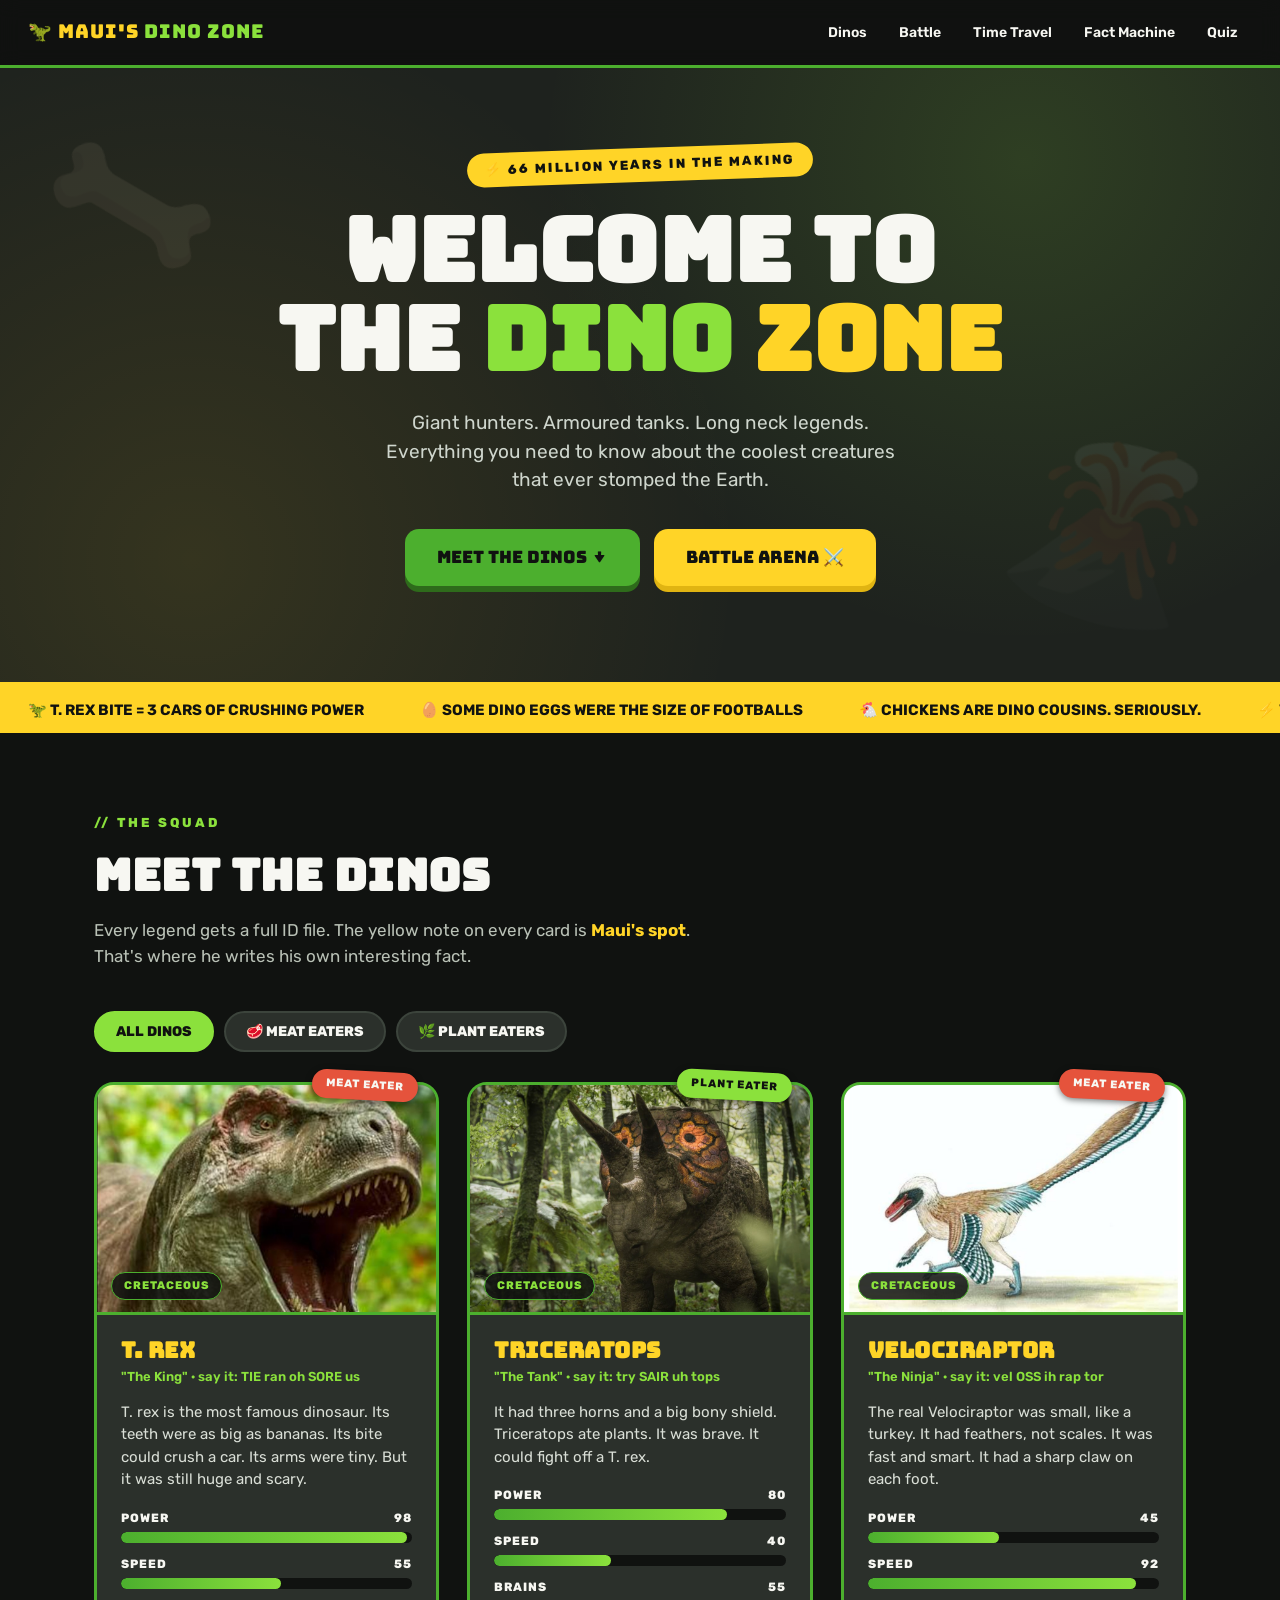
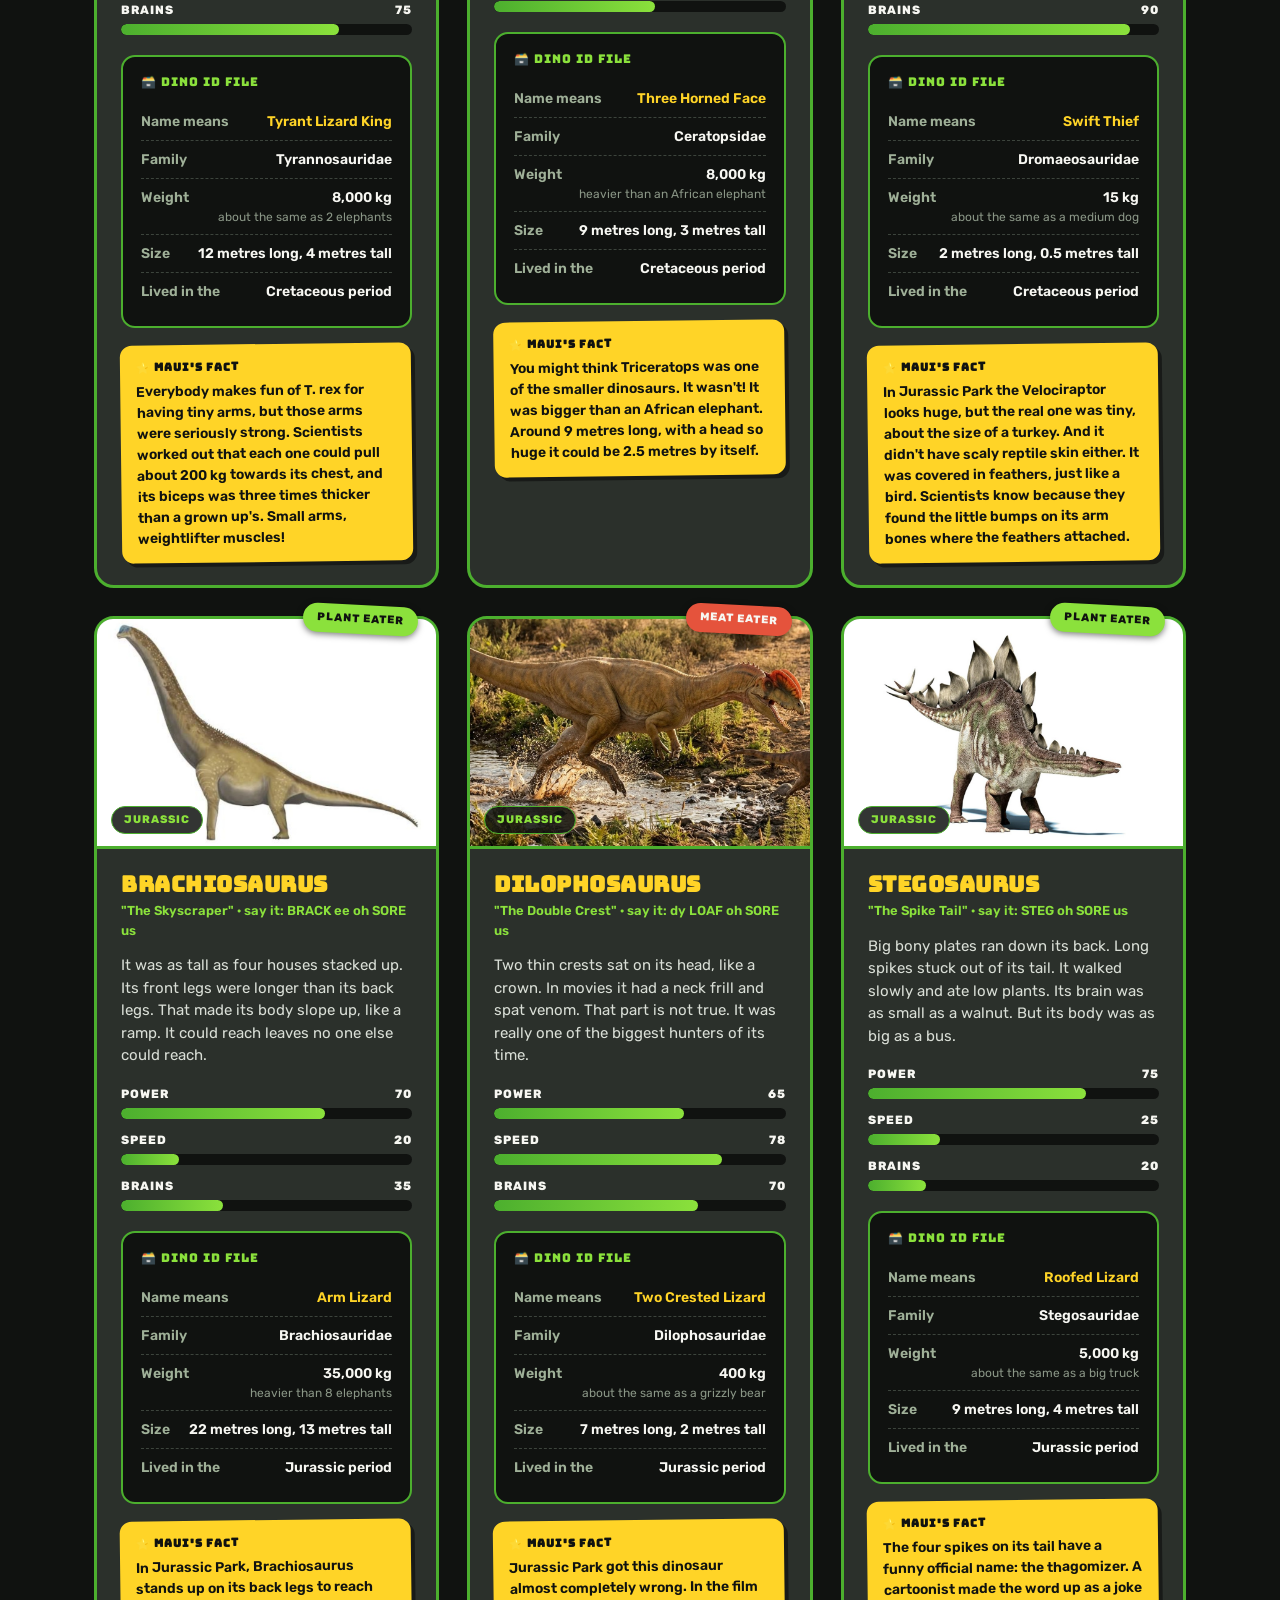
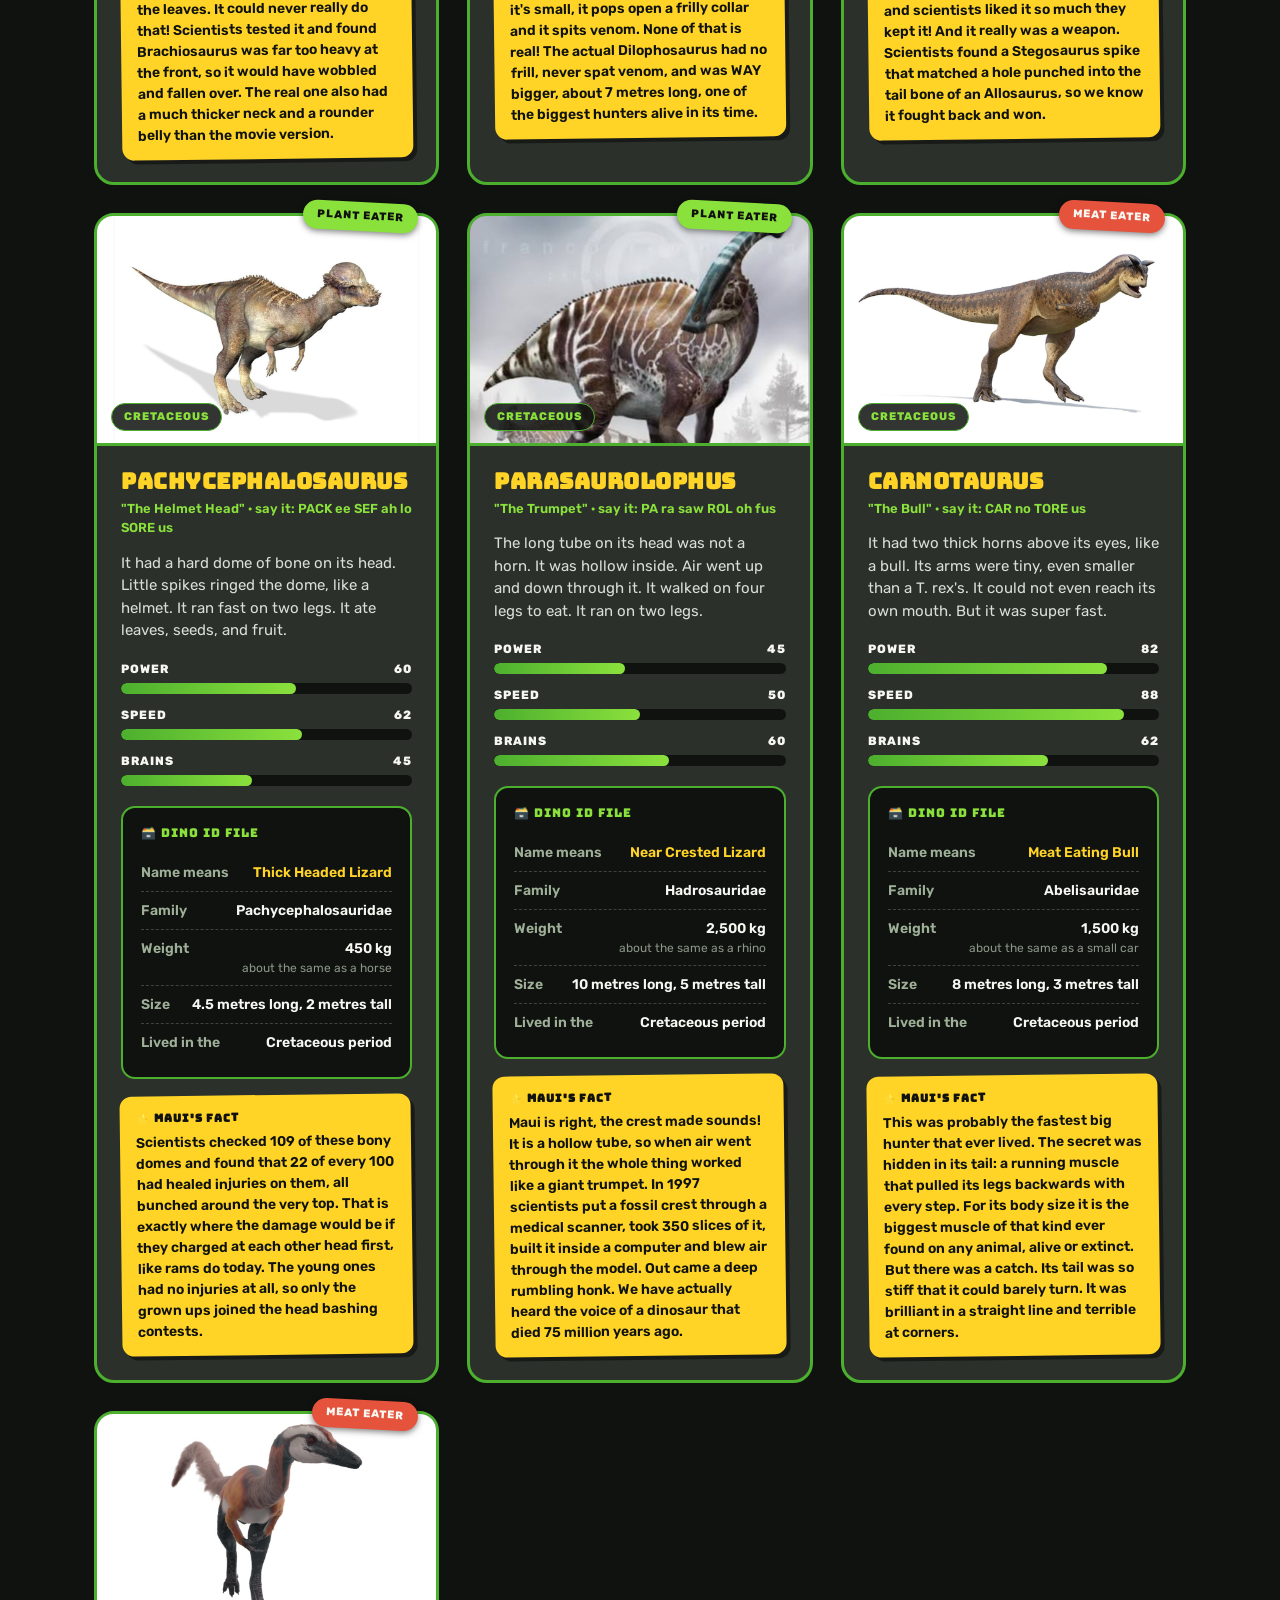
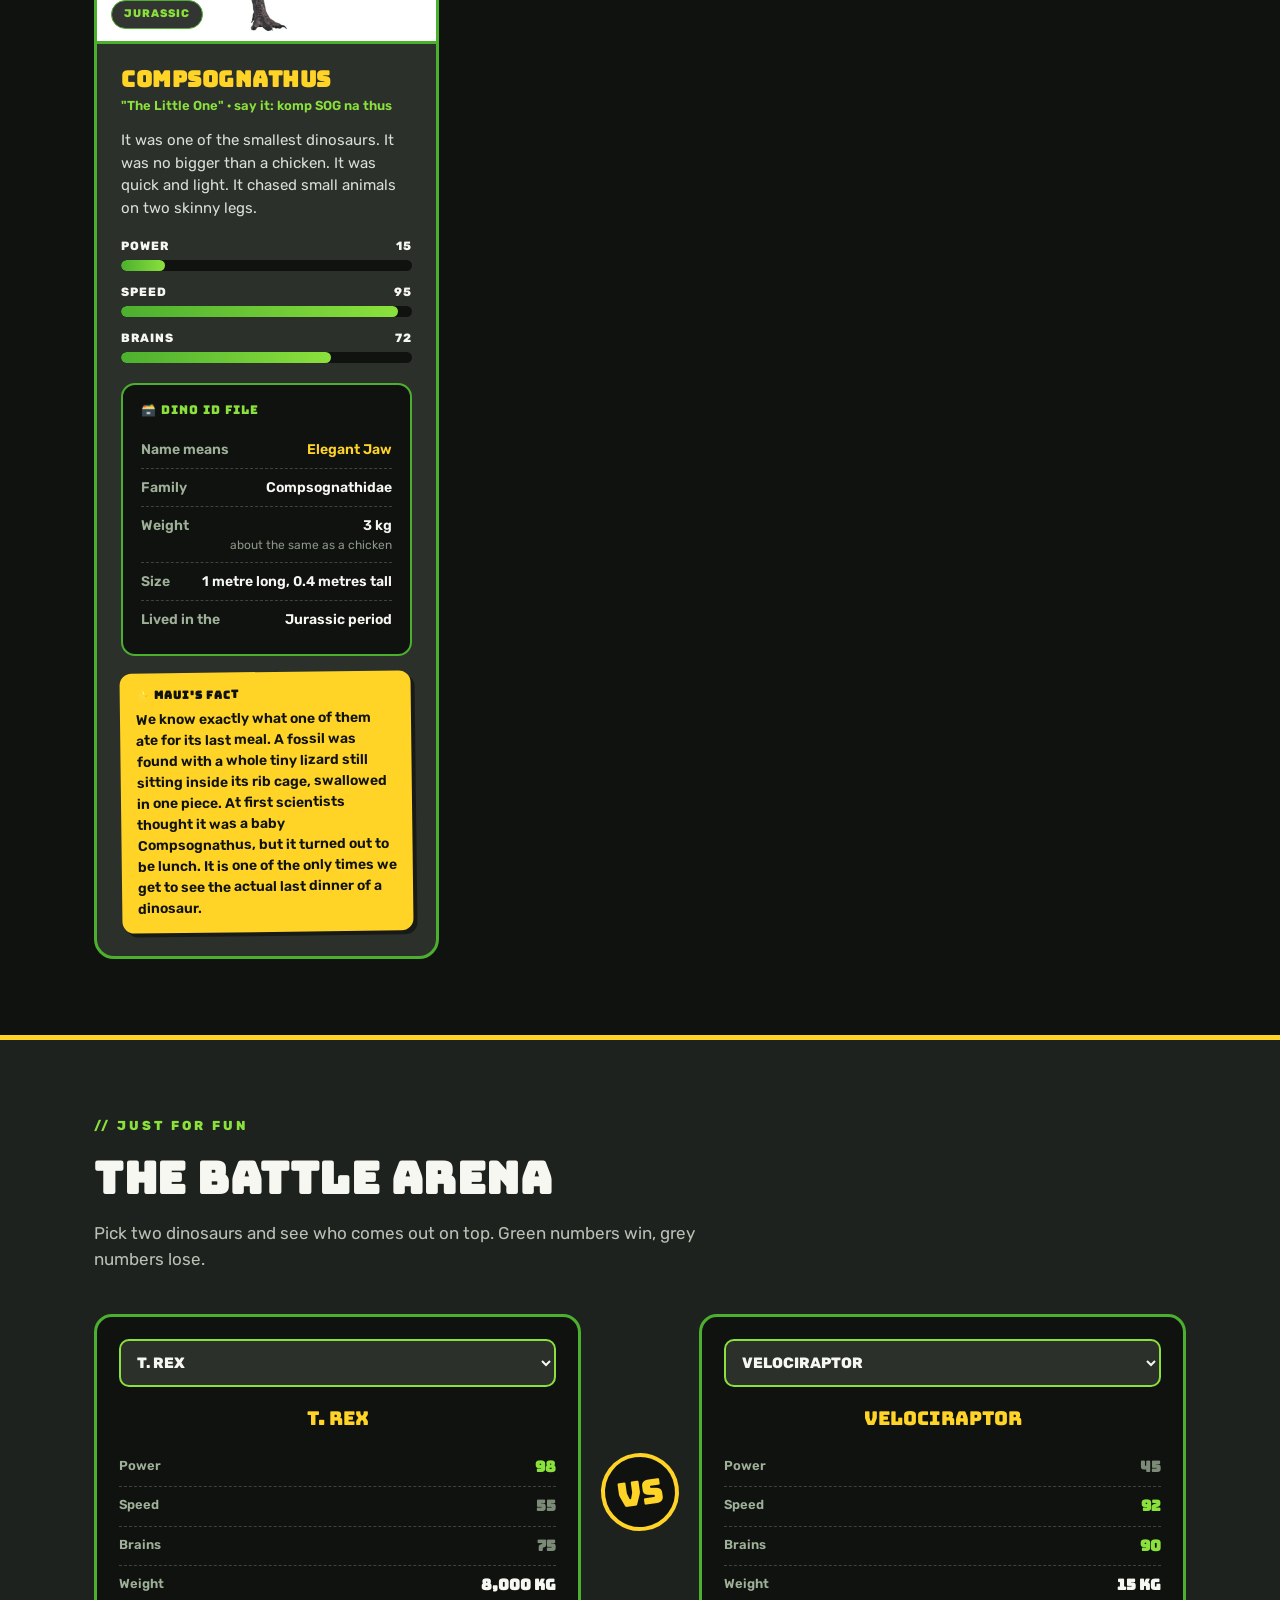
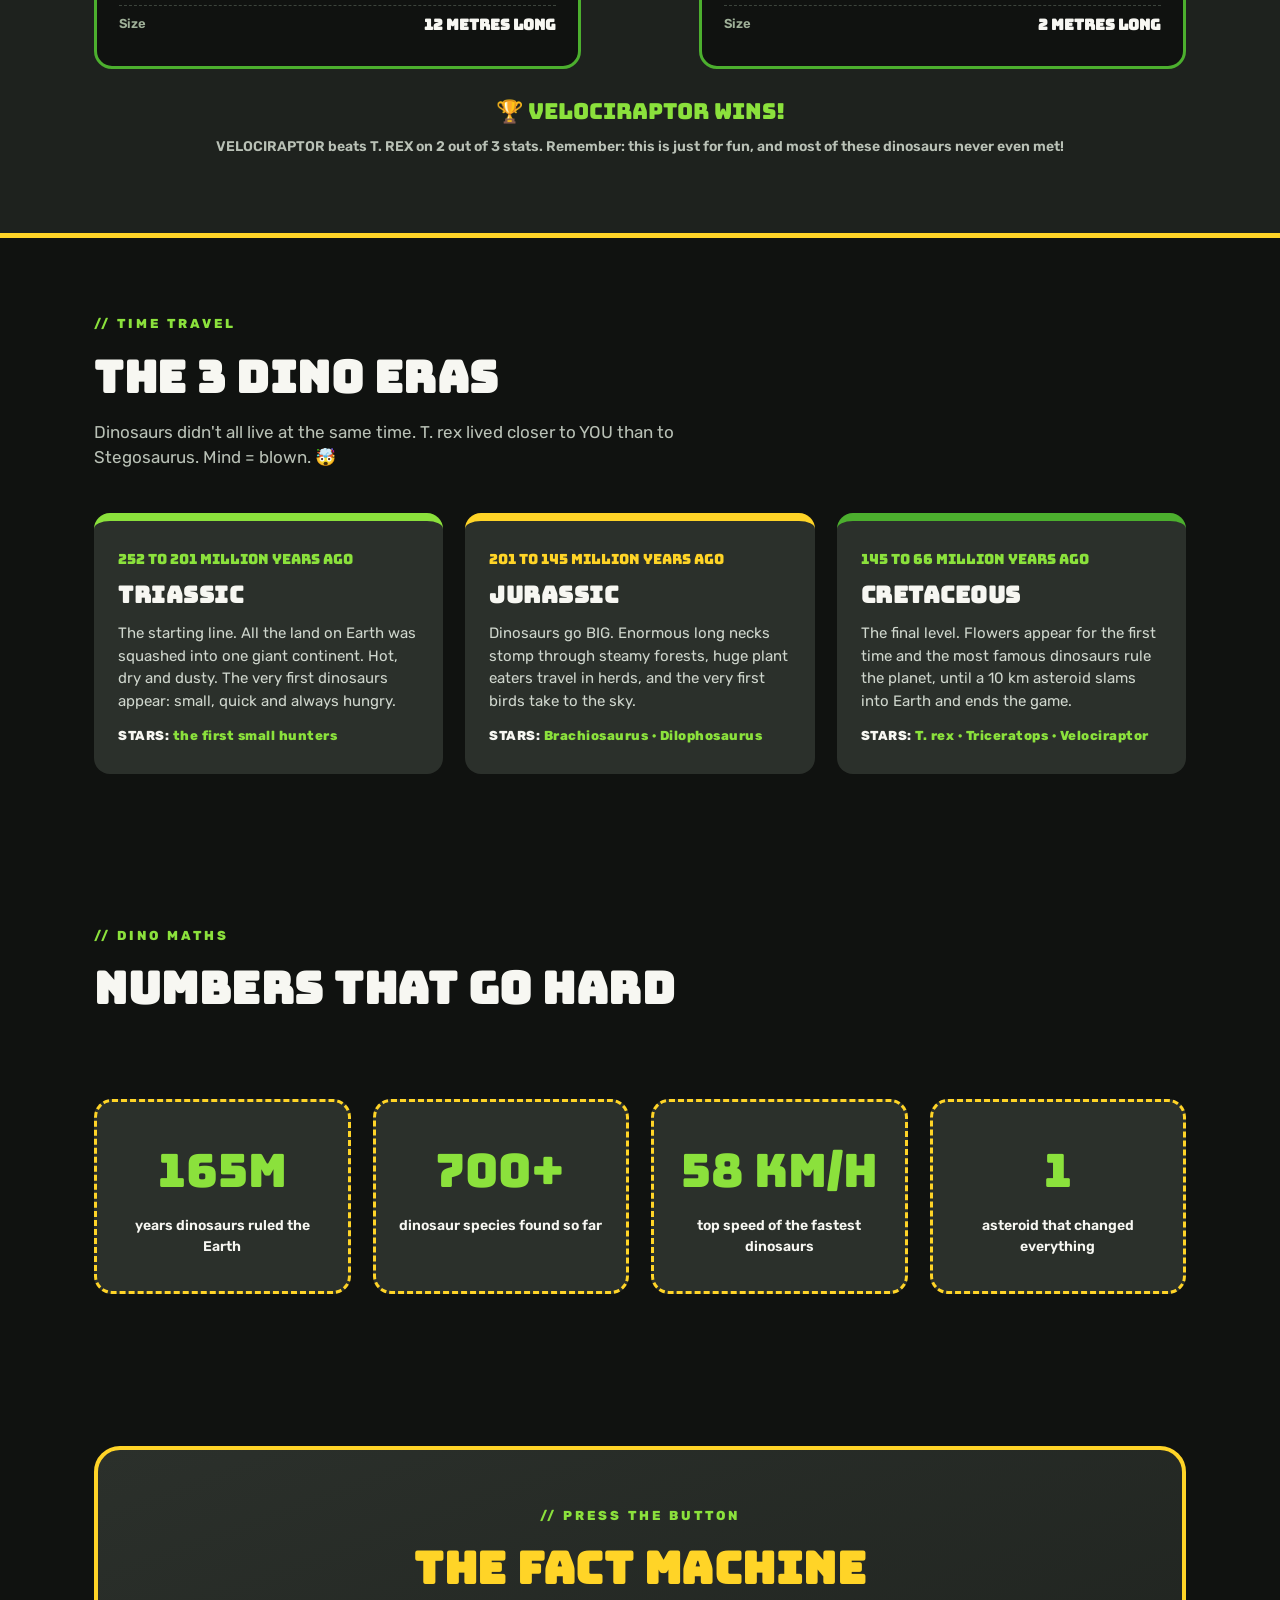
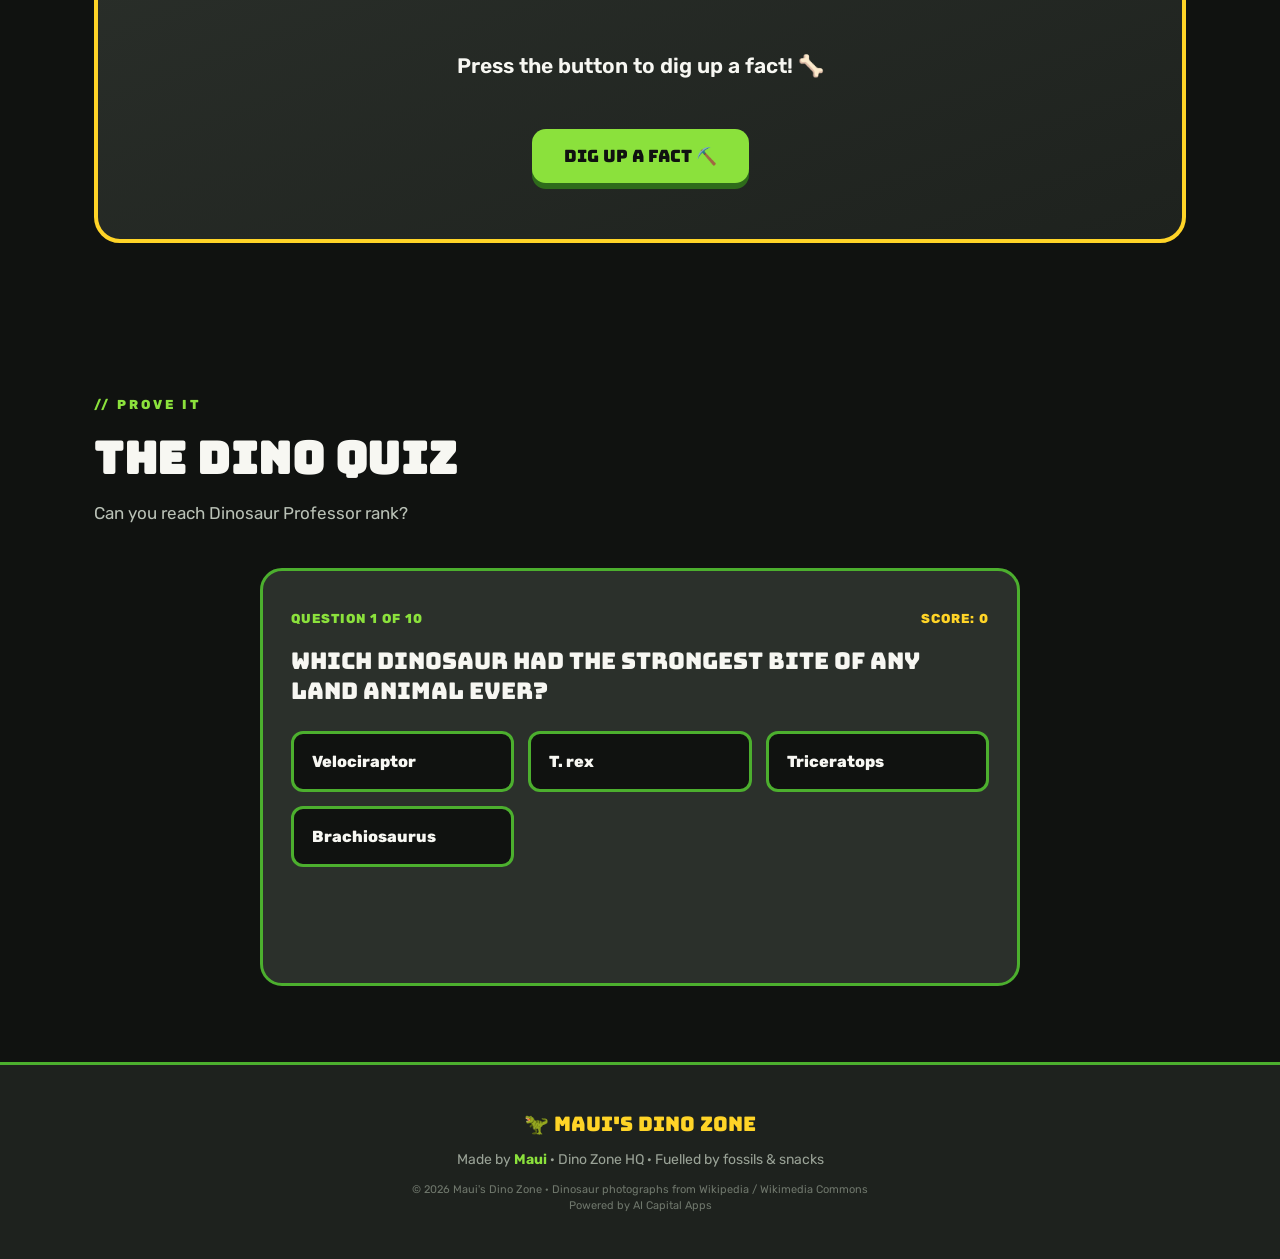
<file: index.html>
<!DOCTYPE html>
<html lang="en">
<head>
<meta charset="UTF-8">
<meta name="viewport" content="width=device-width, initial-scale=1.0">
<title>Maui's Dino Zone · Everything About Dinosaurs</title>
<meta name="description" content="Maui's Dino Zone: dinosaur facts, power stats, ID files, a battle arena and a quiz. Built for dinosaur fans.">
<meta name="theme-color" content="#101210">

<!-- Social sharing preview (WhatsApp, iMessage, Slack, X, Facebook) -->
<meta property="og:type" content="website">
<meta property="og:site_name" content="Maui's Dino Zone">
<meta property="og:url" content="https://mauidinozone.aicapitalapps.com/">
<meta property="og:title" content="Maui's Dino Zone · For Dinosaur Fans">
<meta property="og:description" content="Legendary dinosaurs with real pictures, power stats and full ID files. Plus a battle arena, a fact machine and a quiz. Built by Maui.">
<meta property="og:image" content="https://mauidinozone.aicapitalapps.com/social-card.jpg">
<meta property="og:image:secure_url" content="https://mauidinozone.aicapitalapps.com/social-card.jpg">
<meta property="og:image:type" content="image/jpeg">
<meta property="og:image:width" content="1200">
<meta property="og:image:height" content="630">
<meta property="og:image:alt" content="Maui's Dino Zone">
<meta property="og:locale" content="en_US">
<meta name="twitter:card" content="summary_large_image">
<meta name="twitter:title" content="Maui's Dino Zone · For Dinosaur Fans">
<meta name="twitter:description" content="Legendary dinosaurs with real pictures, power stats and full ID files. Plus a battle arena, a fact machine and a quiz.">
<meta name="twitter:image" content="https://mauidinozone.aicapitalapps.com/social-card.jpg">

<link rel="icon" href="data:image/svg+xml,<svg xmlns='http://www.w3.org/2000/svg' viewBox='0 0 100 100'><text y='.9em' font-size='90'>🦖</text></svg>">
<link rel="preconnect" href="https://fonts.googleapis.com">
<link rel="preconnect" href="https://fonts.gstatic.com" crossorigin>
<link href="https://fonts.googleapis.com/css2?family=Bungee&family=Rubik:wght@400;600;800&display=swap" rel="stylesheet">
<link rel="stylesheet" href="style.css">
</head>
<body>

<a class="skip" href="#dinos">Skip to the dinosaurs</a>

<!-- ══════════ NAVIGATION ══════════ -->
<nav>
  <div class="logo">🦖 MAUI'S <span>DINO ZONE</span></div>
  <div class="navlinks">
    <a href="#dinos">Dinos</a>
    <a href="#arena">Battle</a>
    <a href="#eras">Time Travel</a>
    <a href="#facts">Fact Machine</a>
    <a href="#quiz">Quiz</a>
  </div>
</nav>

<!-- ══════════ HERO ══════════ -->
<header class="hero">
  <div class="deco d1">🦴</div>
  <div class="deco d2">🌋</div>
  <div class="badge">⚡ 66 MILLION YEARS IN THE MAKING</div>
  <h1>WELCOME TO<br>THE <span class="g">DINO</span> <span class="y">ZONE</span></h1>
  <p class="lead">Giant hunters. Armoured tanks. Long neck legends. Everything you need to know about the coolest creatures that ever stomped the Earth.</p>
  <div class="hero-buttons">
    <a class="btn btn-green" href="#dinos">MEET THE DINOS ↓</a>
    <a class="btn btn-yellow" href="#arena">BATTLE ARENA ⚔️</a>
  </div>
</header>

<!-- ══════════ TICKER ══════════ -->
<div class="ticker" aria-hidden="true"><div class="ticker-inner">
  <b>🦖 T. REX BITE = 3 CARS OF CRUSHING POWER</b><b>🥚 SOME DINO EGGS WERE THE SIZE OF FOOTBALLS</b><b>🐔 CHICKENS ARE DINO COUSINS. SERIOUSLY.</b><b>⚡ VELOCIRAPTORS HAD FEATHERS</b><b>🌋 DINOS RULED FOR 165 MILLION YEARS</b>
  <b>🦖 T. REX BITE = 3 CARS OF CRUSHING POWER</b><b>🥚 SOME DINO EGGS WERE THE SIZE OF FOOTBALLS</b><b>🐔 CHICKENS ARE DINO COUSINS. SERIOUSLY.</b><b>⚡ VELOCIRAPTORS HAD FEATHERS</b><b>🌋 DINOS RULED FOR 165 MILLION YEARS</b>
</div></div>

<!-- ══════════ THE DINOSAURS ══════════ -->
<section id="dinos">
  <div class="kicker">// The Squad</div>
  <h2>MEET THE DINOS</h2>
  <p class="sub">Every legend gets a full ID file. The yellow note on every card is <b>Maui's spot</b>. That's where he writes his own interesting fact.</p>

  <div class="filters">
    <button class="active" data-filter="all">ALL DINOS</button>
    <button data-filter="meat">🥩 MEAT EATERS</button>
    <button data-filter="plant">🌿 PLANT EATERS</button>
  </div>

  <div class="grid" id="dino-grid"><!-- built by app.js from dinos.js --></div>
</section>

<!-- ══════════ BATTLE ARENA ══════════ -->
<div class="arena-wrap"><section id="arena">
  <div class="kicker">// Just For Fun</div>
  <h2>THE BATTLE ARENA</h2>
  <p class="sub">Pick two dinosaurs and see who comes out on top. Green numbers win, grey numbers lose.</p>

  <div class="arena">
    <div class="fighter">
      <select id="fighter-a" aria-label="Choose the first dinosaur"></select>
      <div class="fname" id="name-a"></div>
      <div class="fstats" id="stats-a"></div>
    </div>

    <div class="vs">VS</div>

    <div class="fighter">
      <select id="fighter-b" aria-label="Choose the second dinosaur"></select>
      <div class="fname" id="name-b"></div>
      <div class="fstats" id="stats-b"></div>
    </div>
  </div>

  <div class="verdict" id="verdict"></div>
</section></div>

<!-- ══════════ THE ERAS ══════════ -->
<section id="eras">
  <div class="kicker">// Time Travel</div>
  <h2>THE 3 DINO ERAS</h2>
  <p class="sub">Dinosaurs didn't all live at the same time. T. rex lived closer to YOU than to Stegosaurus. Mind = blown. 🤯</p>

  <div class="timeline">
    <div class="era reveal">
      <div class="when">252 TO 201 MILLION YEARS AGO</div>
      <h3>TRIASSIC</h3>
      <p>The starting line. All the land on Earth was squashed into one giant continent. Hot, dry and dusty. The very first dinosaurs appear: small, quick and always hungry.</p>
      <div class="who">STARS: <span>the first small hunters</span></div>
    </div>
    <div class="era reveal">
      <div class="when">201 TO 145 MILLION YEARS AGO</div>
      <h3>JURASSIC</h3>
      <p>Dinosaurs go BIG. Enormous long necks stomp through steamy forests, huge plant eaters travel in herds, and the very first birds take to the sky.</p>
      <div class="who">STARS: <span>Brachiosaurus · Dilophosaurus</span></div>
    </div>
    <div class="era reveal">
      <div class="when">145 TO 66 MILLION YEARS AGO</div>
      <h3>CRETACEOUS</h3>
      <p>The final level. Flowers appear for the first time and the most famous dinosaurs rule the planet, until a 10 km asteroid slams into Earth and ends the game.</p>
      <div class="who">STARS: <span>T. rex · Triceratops · Velociraptor</span></div>
    </div>
  </div>
</section>

<!-- ══════════ BIG NUMBERS ══════════ -->
<section>
  <div class="kicker">// Dino Maths</div>
  <h2>NUMBERS THAT GO HARD</h2>
  <p class="sub">&nbsp;</p>
  <div class="bignums">
    <div class="num reveal"><div class="n">165M</div><div class="d">years dinosaurs ruled the Earth</div></div>
    <div class="num reveal"><div class="n">700+</div><div class="d">dinosaur species found so far</div></div>
    <div class="num reveal"><div class="n">58 KM/H</div><div class="d">top speed of the fastest dinosaurs</div></div>
    <div class="num reveal"><div class="n">1</div><div class="d">asteroid that changed everything</div></div>
  </div>
</section>

<!-- ══════════ FACT MACHINE ══════════ -->
<section id="facts">
  <div class="machine reveal">
    <div class="kicker">// Press The Button</div>
    <h2>THE FACT MACHINE</h2>
    <div id="fact">Press the button to dig up a fact! 🦴</div>
    <button class="btn btn-lime" onclick="newFact()">DIG UP A FACT ⛏️</button>
  </div>
</section>

<!-- ══════════ QUIZ ══════════ -->
<section id="quiz">
  <div class="kicker">// Prove It</div>
  <h2>THE DINO QUIZ</h2>
  <p class="sub">Can you reach Dinosaur Professor rank?</p>
  <div class="quiz-box" id="quiz-box"><!-- built by app.js --></div>
</section>

<!-- ══════════ FOOTER ══════════ -->
<footer>
  <div class="fbig">🦖 MAUI'S DINO ZONE</div>
  <div>Made by <b>Maui</b> · Dino Zone HQ · Fuelled by fossils &amp; snacks</div>
  <div class="credit">
    &copy; <span id="year">2026</span> Maui's Dino Zone · Dinosaur photographs from Wikipedia / Wikimedia Commons<br>
    Powered by AI Capital Apps
  </div>
</footer>

<script src="dinos.js"></script>
<script src="app.js"></script>
</body>
</html>
</file>
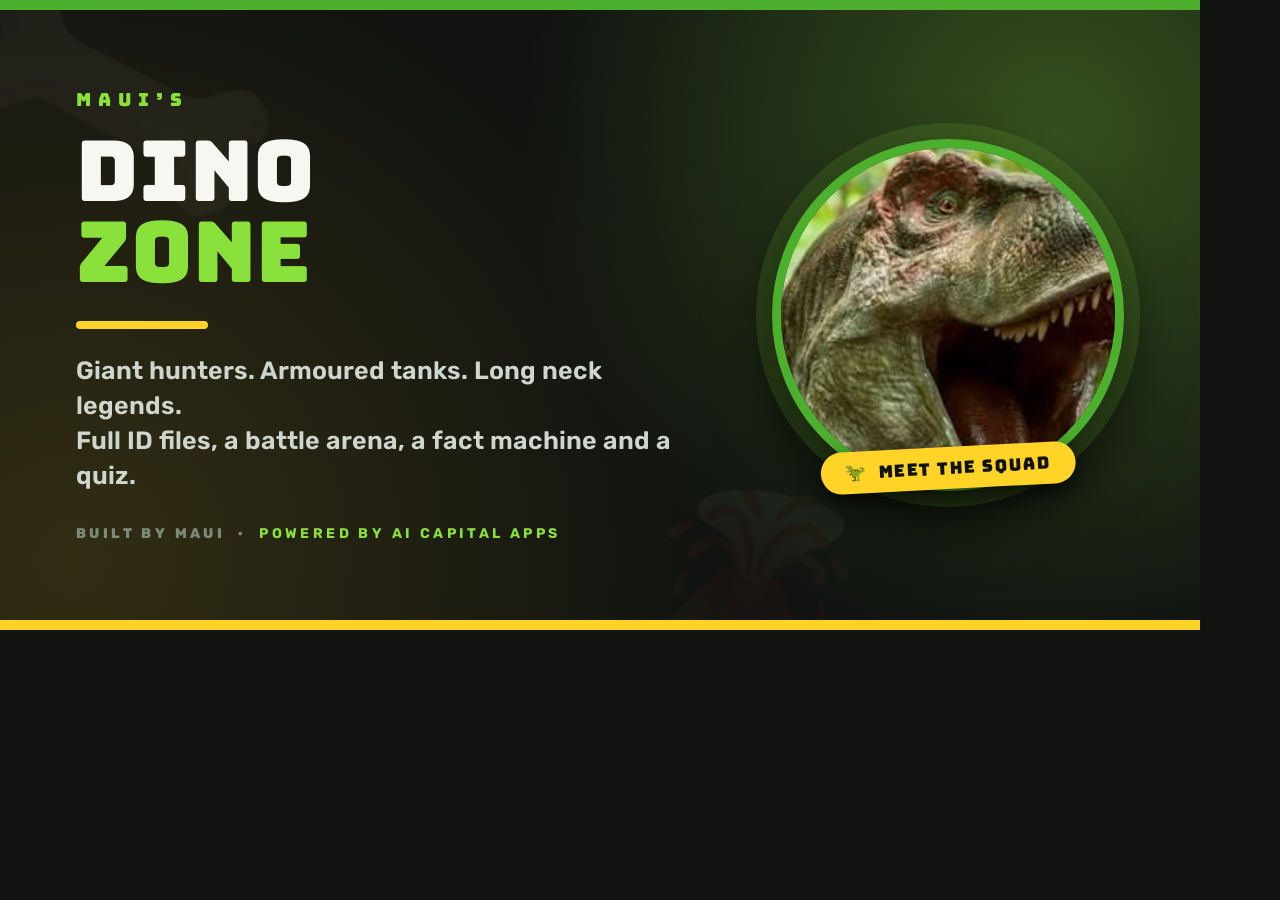
<file: social-card.html>
<!DOCTYPE html>
<html lang="en"><head><meta charset="UTF-8">
<title>Social card</title>
<link rel="preconnect" href="https://fonts.googleapis.com">
<link rel="preconnect" href="https://fonts.gstatic.com" crossorigin>
<link href="https://fonts.googleapis.com/css2?family=Bungee&family=Rubik:wght@400;600;800&display=swap" rel="stylesheet">
<style>
*{margin:0;padding:0;box-sizing:border-box}
html,body{background:#101210;overflow:hidden}
.card{position:relative;width:1200px;height:630px;overflow:hidden;
 background:radial-gradient(circle at 88% 20%,rgba(139,225,60,.30),transparent 46%),
            radial-gradient(circle at 6% 90%,rgba(255,212,39,.14),transparent 52%),#101210;
 padding:70px 76px;display:flex;align-items:center;justify-content:space-between;
 border-top:10px solid #4CAF2E;border-bottom:10px solid #FFD427;
 font-family:'Rubik',Arial,sans-serif}
.left{max-width:620px;position:relative;z-index:3}
.kick{font-family:'Bungee',Impact,sans-serif;font-size:18px;letter-spacing:7px;color:#8BE13C;margin-bottom:20px}
h1{font-family:'Bungee',Impact,sans-serif;font-weight:400;font-size:84px;line-height:.96;color:#F7F7F2}
h1 .g{color:#8BE13C}
.rule{width:132px;height:8px;background:#FFD427;margin:28px 0 24px;border-radius:99px}
p{font-size:25px;line-height:1.4;color:#CFD6CD;font-weight:600}
.foot{margin-top:32px;font-size:14px;letter-spacing:3.4px;color:#7C8A78;font-weight:800}
.foot b{color:#8BE13C}
.emblem{position:relative;width:352px;height:352px;flex-shrink:0;z-index:3}
.ring{position:absolute;inset:0;border-radius:50%;border:9px solid #4CAF2E;overflow:hidden;
 box-shadow:0 0 0 16px rgba(139,225,60,.12),0 28px 64px rgba(0,0,0,.75)}
.ring img{width:100%;height:100%;object-fit:cover;display:block}
.chip{position:absolute;bottom:2px;left:50%;transform:translateX(-50%) rotate(-3deg);
 background:#FFD427;color:#101210;font-family:'Bungee',Impact,sans-serif;font-size:17px;letter-spacing:1.5px;
 padding:10px 24px;border-radius:99px;white-space:nowrap;box-shadow:0 8px 22px rgba(0,0,0,.65)}
.deco{position:absolute;font-size:250px;opacity:.045;z-index:1;user-select:none}
.d1{left:-40px;top:-60px;transform:rotate(-18deg)}
.d2{right:330px;bottom:-90px;transform:rotate(14deg);font-size:200px}
</style></head><body>
<div class="card">
  <div class="deco d1">&#129460;</div>
  <div class="deco d2">&#127755;</div>
  <div class="left">
    <div class="kick">MAUI&#8217;S</div>
    <h1>DINO<br><span class="g">ZONE</span></h1>
    <div class="rule"></div>
    <p>Giant hunters. Armoured tanks. Long neck legends.<br>Full ID files, a battle arena, a fact machine and a quiz.</p>
    <div class="foot">BUILT BY MAUI &nbsp;&middot;&nbsp; <b>POWERED BY AI CAPITAL APPS</b></div>
  </div>
  <div class="emblem">
    <div class="ring"><img src="trex.jpg" alt=""></div>
    <div class="chip">&#129430;&nbsp; MEET THE SQUAD</div>
  </div>
</div></body></html>
</file>
<file: style.css>
/* ==========================================================================
   MAUI'S DINO ZONE · STYLESHEET
   Colours: green · yellow · black · dark grey · white
   ========================================================================== */

:root{
  --green:#4CAF2E;
  --green-dark:#2E6B1B;
  --lime:#8BE13C;
  --yellow:#FFD427;
  --yellow-dark:#E0B412;
  --black:#101210;
  --dark:#1E221E;
  --gray:#2B302B;
  --gray-light:#3C443C;
  --white:#F7F7F2;
  --muted:#B9C1B6;
  --meat:#E5533C;
}

*{margin:0;padding:0;box-sizing:border-box;}
html{scroll-behavior:smooth;}

body{
  background:var(--black);
  color:var(--white);
  font-family:'Rubik',-apple-system,BlinkMacSystemFont,'Segoe UI',Helvetica,Arial,sans-serif;
  overflow-x:hidden;
  line-height:1.5;
}

/* If Bungee can't load (no internet), fall back to a heavy sans, never a serif */
h1,h2,h3,.display{
  font-family:'Bungee','Arial Black','Helvetica Neue',Impact,sans-serif;
  font-weight:800;letter-spacing:.5px;
}

img{max-width:100%;display:block;}

::selection{background:var(--lime);color:var(--black);}

/* Skip link for keyboard users */
.skip{
  position:absolute;left:-9999px;top:0;z-index:200;
  background:var(--yellow);color:var(--black);padding:12px 20px;font-weight:800;
}
.skip:focus{left:0;}

/* ==========================================================================
   NAVIGATION
   ========================================================================== */
nav{
  position:sticky;top:0;z-index:60;
  display:flex;align-items:center;justify-content:space-between;
  gap:12px;
  padding:14px 28px;
  background:rgba(16,18,16,.94);
  backdrop-filter:blur(10px);
  border-bottom:3px solid var(--green);
}
.logo{
  font-family:'Bungee','Arial Black',Impact,sans-serif;font-size:19px;color:var(--yellow);
  letter-spacing:1px;white-space:nowrap;
}
.logo span{color:var(--lime);}
.navlinks{display:flex;gap:4px;flex-wrap:wrap;}
.navlinks a{
  color:var(--white);text-decoration:none;font-weight:600;font-size:14px;
  padding:8px 14px;border-radius:999px;
  transition:background .18s,color .18s,transform .18s;
}
.navlinks a:hover,.navlinks a:focus-visible{
  background:var(--green);color:var(--black);transform:rotate(-2deg);outline:none;
}

/* ==========================================================================
   HERO
   ========================================================================== */
.hero{
  position:relative;
  padding:80px 24px 96px;
  text-align:center;
  background:
    radial-gradient(circle at 80% 15%, rgba(139,225,60,.15), transparent 42%),
    radial-gradient(circle at 15% 80%, rgba(255,212,39,.10), transparent 46%),
    var(--dark);
  border-bottom:6px solid var(--yellow);
  overflow:hidden;
}
.badge{
  display:inline-block;
  background:var(--yellow);color:var(--black);
  font-weight:800;font-size:13px;letter-spacing:2px;
  padding:7px 18px;border-radius:999px;
  transform:rotate(-2deg);margin-bottom:24px;
}
.hero h1{
  font-size:clamp(40px,8vw,88px);
  line-height:1.02;
  position:relative;z-index:2;
}
.hero h1 .g{color:var(--lime);}
.hero h1 .y{color:var(--yellow);}
.hero p.lead{
  max-width:540px;margin:24px auto 0;
  font-size:clamp(16px,2.4vw,19px);color:#CFD6CD;
  position:relative;z-index:2;
}
.hero-buttons{
  display:flex;gap:14px;justify-content:center;flex-wrap:wrap;
  margin-top:34px;position:relative;z-index:2;
}
.btn{
  display:inline-block;
  font-family:'Bungee','Arial Black',Impact,sans-serif;font-size:17px;text-decoration:none;
  padding:16px 32px;border-radius:14px;border:none;cursor:pointer;
  transition:transform .14s, box-shadow .14s;
}
.btn-green{background:var(--green);color:var(--black);box-shadow:0 6px 0 var(--green-dark);}
.btn-green:hover{transform:translateY(3px);box-shadow:0 3px 0 var(--green-dark);}
.btn-green:active{transform:translateY(6px);box-shadow:none;}
.btn-yellow{background:var(--yellow);color:var(--black);box-shadow:0 6px 0 var(--yellow-dark);}
.btn-yellow:hover{transform:translateY(3px);box-shadow:0 3px 0 var(--yellow-dark);}
.btn-yellow:active{transform:translateY(6px);box-shadow:none;}
.btn-lime{background:var(--lime);color:var(--black);box-shadow:0 6px 0 var(--green-dark);}
.btn-lime:hover{transform:translateY(3px);box-shadow:0 3px 0 var(--green-dark);}
.btn-lime:active{transform:translateY(6px);box-shadow:none;}

.deco{
  position:absolute;font-size:130px;opacity:.07;
  user-select:none;pointer-events:none;z-index:1;
}
.deco.d1{top:40px;left:4%;transform:rotate(-15deg);}
.deco.d2{bottom:24px;right:5%;transform:rotate(18deg);font-size:170px;}

/* ==========================================================================
   TICKER
   ========================================================================== */
.ticker{
  background:var(--yellow);color:var(--black);
  font-weight:800;font-size:15px;
  padding:11px 0;white-space:nowrap;overflow:hidden;
  border-bottom:4px solid var(--black);
}
.ticker-inner{display:inline-block;animation:scroll 34s linear infinite;}
.ticker:hover .ticker-inner{animation-play-state:paused;}
.ticker b{margin:0 28px;}
@keyframes scroll{from{transform:translateX(0)}to{transform:translateX(-50%)}}

/* ==========================================================================
   SECTIONS
   ========================================================================== */
section{padding:76px 24px;max-width:1140px;margin:0 auto;}
.kicker{
  color:var(--lime);font-weight:800;letter-spacing:3px;font-size:13px;
  text-transform:uppercase;margin-bottom:10px;
}
section h2{font-size:clamp(28px,4.6vw,44px);margin-bottom:10px;}
.sub{color:var(--muted);font-size:17px;margin-bottom:42px;max-width:640px;}
.sub b{color:var(--yellow);}

/* ==========================================================================
   FILTER BUTTONS
   ========================================================================== */
.filters{display:flex;gap:10px;flex-wrap:wrap;margin-bottom:30px;}
.filters button{
  font-family:'Rubik';font-weight:800;font-size:14px;
  background:var(--gray);color:var(--white);
  border:2px solid var(--gray-light);border-radius:999px;
  padding:10px 20px;cursor:pointer;transition:.16s;
}
.filters button:hover{border-color:var(--lime);}
.filters button.active{background:var(--lime);color:var(--black);border-color:var(--lime);}

/* ==========================================================================
   DINO CARDS
   ========================================================================== */
.grid{
  display:grid;
  grid-template-columns:repeat(auto-fit,minmax(310px,1fr));
  gap:28px;
}
.card{
  background:var(--gray);
  border:3px solid var(--green);
  border-radius:20px;
  position:relative;
  transition:transform .2s, border-color .2s;
  display:flex;flex-direction:column;
}
.card:hover{transform:translateY(-6px) rotate(-.4deg);border-color:var(--yellow);}
.card.hidden{display:none;}

.tag{
  position:absolute;top:-14px;right:18px;z-index:3;
  font-weight:800;font-size:11px;letter-spacing:1px;
  padding:6px 14px;border-radius:999px;transform:rotate(3deg);
  box-shadow:0 2px 6px rgba(0,0,0,.5);
}
.tag.meat{background:var(--meat);color:var(--white);}
.tag.plant{background:var(--lime);color:var(--black);}

.photo{
  height:230px;
  border-radius:16px 16px 0 0;
  overflow:hidden;position:relative;
  background:var(--black);
  border-bottom:3px solid var(--green);
}
.card:hover .photo{border-bottom-color:var(--yellow);}
.photo img{
  width:100%;height:100%;object-fit:cover;
  opacity:0;transition:opacity .35s, transform .35s;
}
.photo img.loaded{opacity:1;}
.card:hover .photo img.loaded{transform:scale(1.06);}
.photo .placeholder{
  position:absolute;inset:0;
  display:flex;flex-direction:column;align-items:center;justify-content:center;
  gap:10px;text-align:center;padding:20px;
  background:
    repeating-linear-gradient(45deg,#161916,#161916 14px,#1b1f1b 14px,#1b1f1b 28px);
}
.photo .placeholder .icon{font-size:64px;opacity:.85;}
.photo .placeholder .msg{
  font-size:12px;font-weight:800;letter-spacing:1px;color:#7C8A78;
  text-transform:uppercase;
}
.photo .era-chip{
  position:absolute;left:14px;bottom:12px;z-index:2;
  background:rgba(16,18,16,.85);color:var(--lime);
  font-size:11px;font-weight:800;letter-spacing:1px;
  padding:5px 12px;border-radius:999px;
  border:1px solid var(--green);
}

.card-body{padding:24px;display:flex;flex-direction:column;flex:1;}
.card h3{color:var(--yellow);font-size:22px;margin-bottom:4px;line-height:1.1;}
.card .say{
  font-size:13px;color:var(--lime);font-weight:600;margin-bottom:14px;
}
.card .about{
  font-size:15px;color:#D9DED6;margin-bottom:18px;
}

/* stat bars */
.stat{margin-bottom:12px;}
.stat .label{
  display:flex;justify-content:space-between;
  font-size:12px;font-weight:800;letter-spacing:1px;margin-bottom:5px;
}
.bar{height:11px;background:var(--black);border-radius:99px;overflow:hidden;}
.bar i{
  display:block;height:100%;width:0;
  background:linear-gradient(90deg,var(--green),var(--lime));
  border-radius:99px;
  transition:width 1s cubic-bezier(.2,.8,.3,1);
}

/* ID file */
.idfile{
  margin-top:8px;
  background:var(--black);
  border:2px solid var(--green);
  border-radius:14px;
  padding:16px 18px;
}
.idfile .ft{
  font-family:'Bungee','Arial Black',Impact,sans-serif;font-size:12px;color:var(--lime);
  letter-spacing:1px;margin-bottom:12px;
}
.row{
  display:flex;justify-content:space-between;gap:14px;
  padding:8px 0;border-bottom:1px dashed var(--gray-light);
  font-size:14px;
}
.row:last-child{border-bottom:none;}
.row .k{color:#9FB098;font-weight:600;white-space:nowrap;}
.row .v{color:var(--white);font-weight:600;text-align:right;}
.row .v em{color:var(--yellow);font-style:normal;}
.row .v small{display:block;color:#8A9686;font-weight:400;font-size:12px;}

/* Maui's fact */
.mauifact{
  margin-top:16px;
  background:var(--yellow);color:var(--black);
  border-radius:12px;padding:14px 16px;
  font-size:14px;font-weight:600;
  transform:rotate(-.7deg);
  box-shadow:4px 4px 0 rgba(0,0,0,.45);
}
.mauifact .mt{
  font-family:'Bungee','Arial Black',Impact,sans-serif;font-size:11px;letter-spacing:1px;margin-bottom:5px;
}
.mauifact.empty{
  background:repeating-linear-gradient(45deg,var(--yellow),var(--yellow) 12px,#F0C51E 12px,#F0C51E 24px);
}
.mauifact.empty .waiting{opacity:.75;font-style:italic;}

/* ==========================================================================
   BATTLE ARENA
   ========================================================================== */
.arena-wrap{background:var(--dark);border-top:5px solid var(--yellow);border-bottom:5px solid var(--yellow);}
.arena{
  display:grid;
  grid-template-columns:1fr auto 1fr;
  gap:20px;align-items:start;
  margin-top:10px;
}
.fighter{
  background:var(--black);border:3px solid var(--green);
  border-radius:18px;padding:22px;text-align:center;
}
.fighter select{
  width:100%;
  font-family:'Rubik';font-weight:800;font-size:15px;
  background:var(--gray);color:var(--white);
  border:2px solid var(--lime);border-radius:10px;
  padding:12px;cursor:pointer;margin-bottom:18px;
}
.fighter .fname{font-family:'Bungee','Arial Black',Impact,sans-serif;font-size:19px;color:var(--yellow);margin-bottom:14px;}
.fighter .fstats .row{font-size:13px;}
.fighter .fstats .row .v{font-family:'Bungee','Arial Black',Impact,sans-serif;font-size:15px;}
.fighter .win{color:var(--lime);}
.fighter .lose{color:#7C8A78;}
.vs{
  align-self:center;
  font-family:'Bungee','Arial Black',Impact,sans-serif;font-size:34px;color:var(--yellow);
  background:var(--black);border:4px solid var(--yellow);border-radius:50%;
  width:78px;height:78px;display:flex;align-items:center;justify-content:center;
  transform:rotate(-8deg);
}
.verdict{
  margin-top:26px;text-align:center;
  font-family:'Bungee','Arial Black',Impact,sans-serif;font-size:clamp(17px,2.6vw,22px);color:var(--lime);
  min-height:34px;
}
.verdict small{
  display:block;font-family:'Rubik';font-weight:600;font-size:14px;
  color:var(--muted);margin-top:8px;
}

/* ==========================================================================
   ERAS
   ========================================================================== */
.timeline{display:grid;grid-template-columns:repeat(auto-fit,minmax(240px,1fr));gap:22px;}
.era{
  background:var(--gray);border-radius:16px;padding:28px 24px;
  border-top:8px solid var(--lime);
}
.era:nth-child(2){border-top-color:var(--yellow);}
.era:nth-child(3){border-top-color:var(--green);}
.era .when{font-family:'Bungee','Arial Black',Impact,sans-serif;font-size:14px;color:var(--lime);}
.era:nth-child(2) .when{color:var(--yellow);}
.era h3{font-size:23px;margin:8px 0 10px;}
.era p{font-size:15px;color:#CFD6CD;}
.era .who{
  margin-top:14px;font-size:13px;font-weight:800;
  color:var(--white);letter-spacing:.5px;
}
.era .who span{color:var(--lime);}

/* ==========================================================================
   BIG NUMBERS
   ========================================================================== */
.bignums{display:grid;grid-template-columns:repeat(auto-fit,minmax(200px,1fr));gap:22px;}
.num{
  text-align:center;background:var(--gray);border-radius:18px;
  padding:34px 18px;border:3px dashed var(--yellow);
}
.num .n{font-family:'Bungee','Arial Black',Impact,sans-serif;font-size:clamp(30px,4.4vw,46px);color:var(--lime);}
.num .d{font-weight:600;font-size:14px;margin-top:10px;}

/* ==========================================================================
   FACT MACHINE
   ========================================================================== */
.machine{
  text-align:center;
  background:linear-gradient(160deg,var(--gray),var(--dark));
  border:4px solid var(--yellow);border-radius:26px;
  padding:56px 26px;
}
.machine h2{color:var(--yellow);}
#fact{
  min-height:80px;display:flex;align-items:center;justify-content:center;
  font-size:clamp(17px,2.6vw,21px);font-weight:600;
  max-width:620px;margin:24px auto;
  transition:opacity .16s;
}

/* ==========================================================================
   QUIZ
   ========================================================================== */
.quiz-box{
  background:var(--gray);border:3px solid var(--green);
  border-radius:22px;padding:38px 28px;max-width:760px;margin:0 auto;
}
.quiz-progress{
  display:flex;justify-content:space-between;align-items:center;
  font-size:13px;font-weight:800;letter-spacing:1px;color:var(--lime);
  margin-bottom:18px;
}
.quiz-progress .score{color:var(--yellow);}
.quiz-q{font-family:'Bungee','Arial Black',Impact,sans-serif;font-size:clamp(18px,2.8vw,23px);margin-bottom:24px;line-height:1.3;}
.quiz-opts{display:grid;grid-template-columns:repeat(auto-fit,minmax(220px,1fr));gap:14px;}
.quiz-opts button{
  font-family:'Rubik';font-weight:800;font-size:16px;
  background:var(--black);color:var(--white);
  border:3px solid var(--green);border-radius:12px;
  padding:18px;cursor:pointer;transition:.15s;text-align:left;
}
.quiz-opts button:hover:not(:disabled){background:var(--green);color:var(--black);transform:rotate(-1deg);}
.quiz-opts button:disabled{cursor:default;opacity:.85;}
.quiz-opts button.correct{background:var(--lime);color:var(--black);border-color:var(--lime);opacity:1;}
.quiz-opts button.wrong{background:var(--meat);color:var(--white);border-color:var(--meat);opacity:1;}
.quiz-feedback{
  margin-top:22px;min-height:56px;
  font-weight:600;font-size:15px;color:var(--muted);
}
.quiz-feedback .head{font-family:'Bungee','Arial Black',Impact,sans-serif;font-size:17px;display:block;margin-bottom:6px;}
.quiz-feedback .head.good{color:var(--lime);}
.quiz-feedback .head.bad{color:var(--yellow);}
.quiz-final{text-align:center;}
.quiz-final .big{font-family:'Bungee','Arial Black',Impact,sans-serif;font-size:clamp(30px,6vw,52px);color:var(--yellow);}
.quiz-final .rank{font-family:'Bungee','Arial Black',Impact,sans-serif;font-size:22px;color:var(--lime);margin:12px 0 20px;}

/* ==========================================================================
   FOOTER
   ========================================================================== */
footer{
  text-align:center;padding:44px 22px;
  background:var(--dark);border-top:3px solid var(--green);
  color:#9AA397;font-size:14px;
}
footer .fbig{font-family:'Bungee','Arial Black',Impact,sans-serif;font-size:20px;color:var(--yellow);margin-bottom:10px;}
footer b{color:var(--lime);}
footer .credit{font-size:11px;color:#6F776C;margin-top:12px;}

/* ==========================================================================
   REVEAL ANIMATION
   ========================================================================== */
.reveal{opacity:0;transform:translateY(24px);transition:opacity .5s, transform .5s;}
.reveal.in{opacity:1;transform:none;}

@media (prefers-reduced-motion:reduce){
  *{animation:none!important;transition:none!important;}
  .reveal{opacity:1;transform:none;}
}

/* ==========================================================================
   MOBILE
   ========================================================================== */
@media (max-width:820px){
  .arena{grid-template-columns:1fr;}
  .vs{margin:0 auto;transform:rotate(-8deg) scale(.85);}
}
@media (max-width:600px){
  nav{flex-direction:column;align-items:flex-start;padding:12px 18px;}
  .navlinks{width:100%;}
  .navlinks a{font-size:13px;padding:7px 11px;}
  section{padding:56px 18px;}
  .hero{padding:56px 18px 68px;}
  .deco{display:none;}
  .grid{grid-template-columns:1fr;}
  .quiz-box{padding:26px 18px;}
  .machine{padding:40px 20px;}
  .btn{font-size:15px;padding:14px 24px;}
}
</file>
